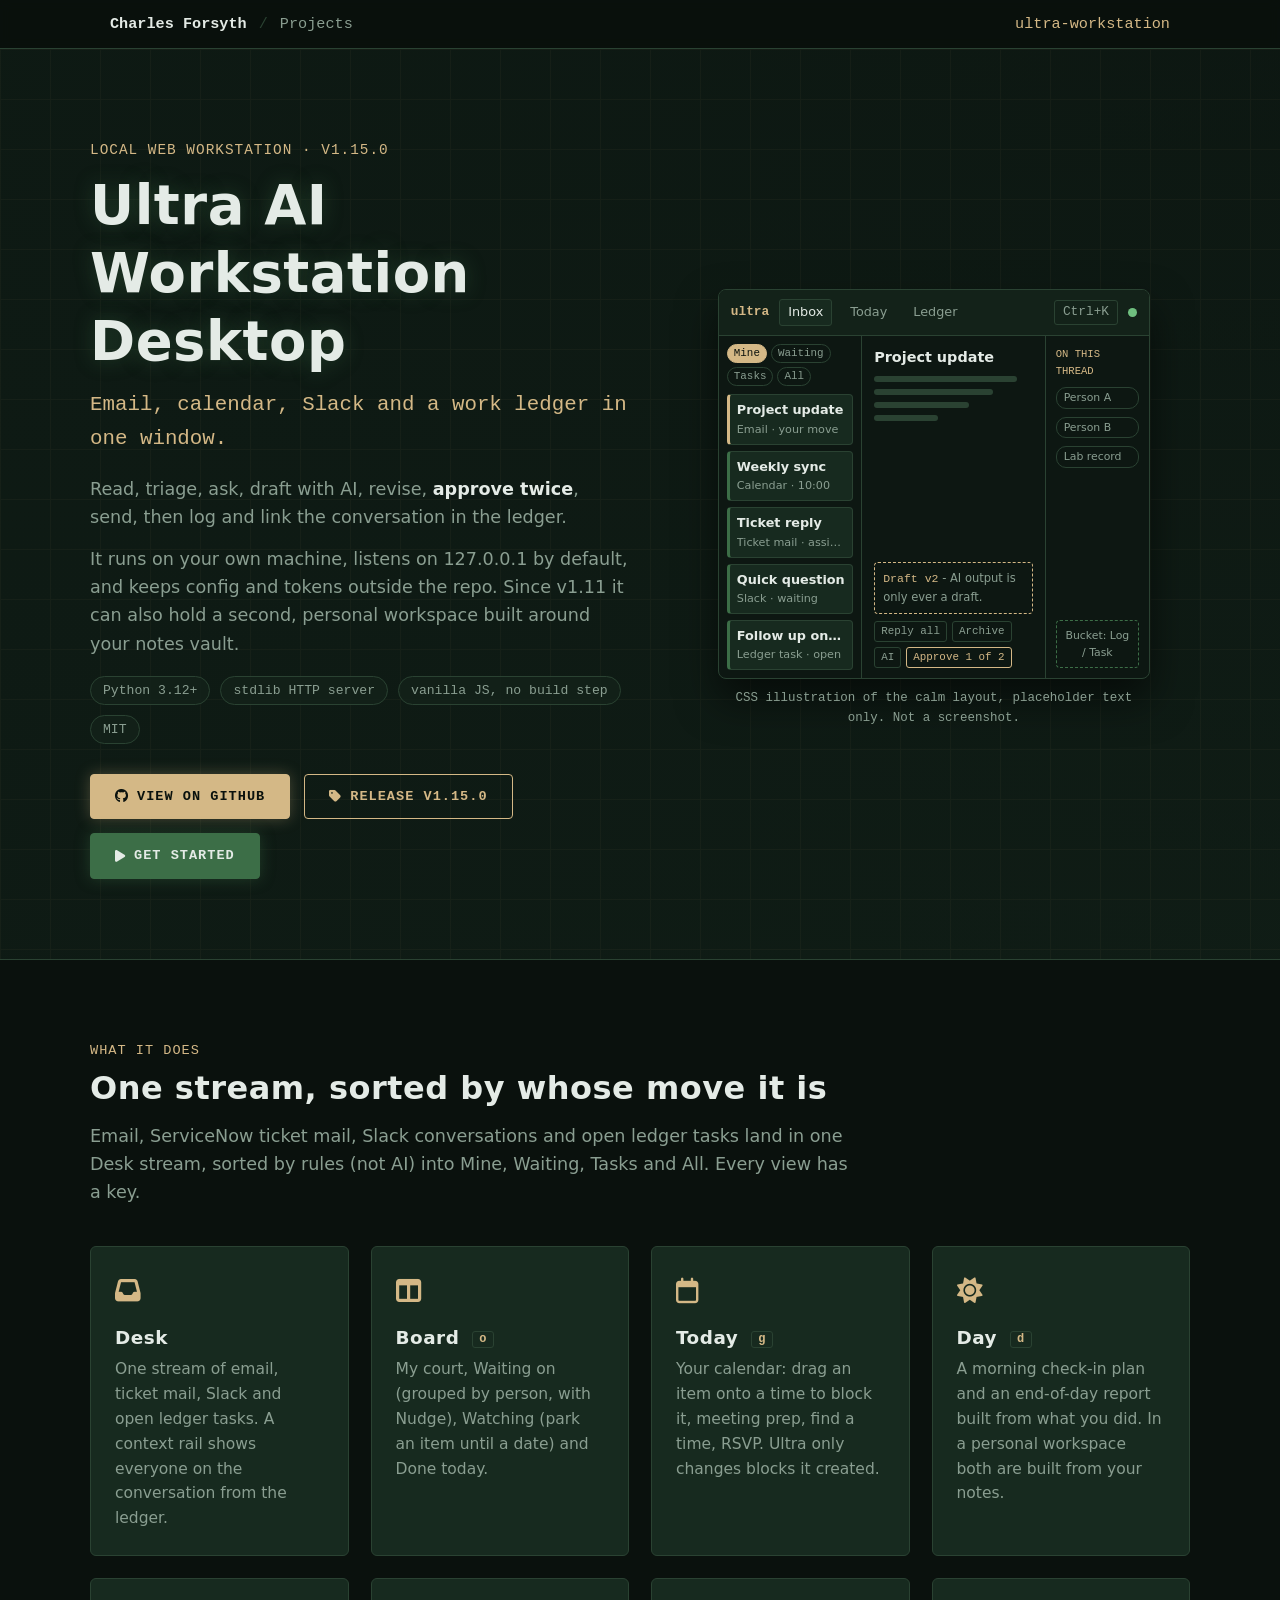
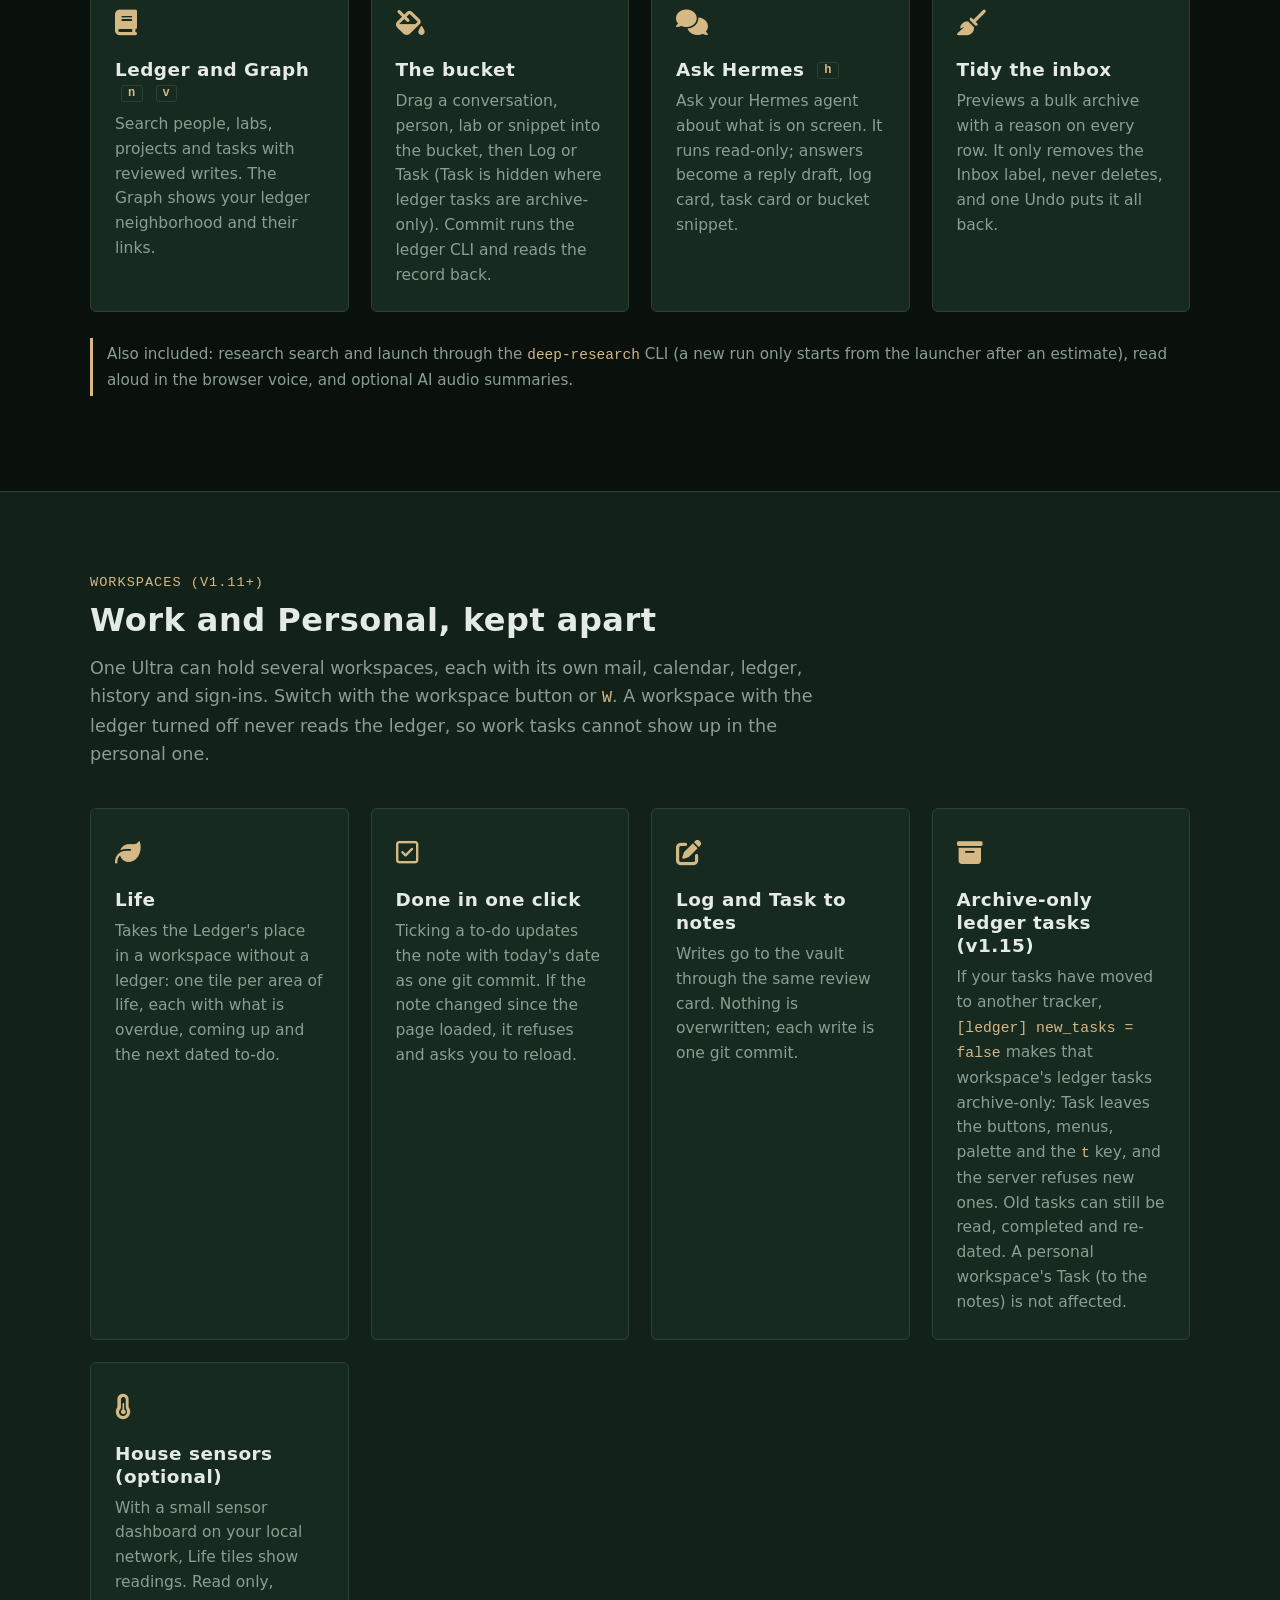
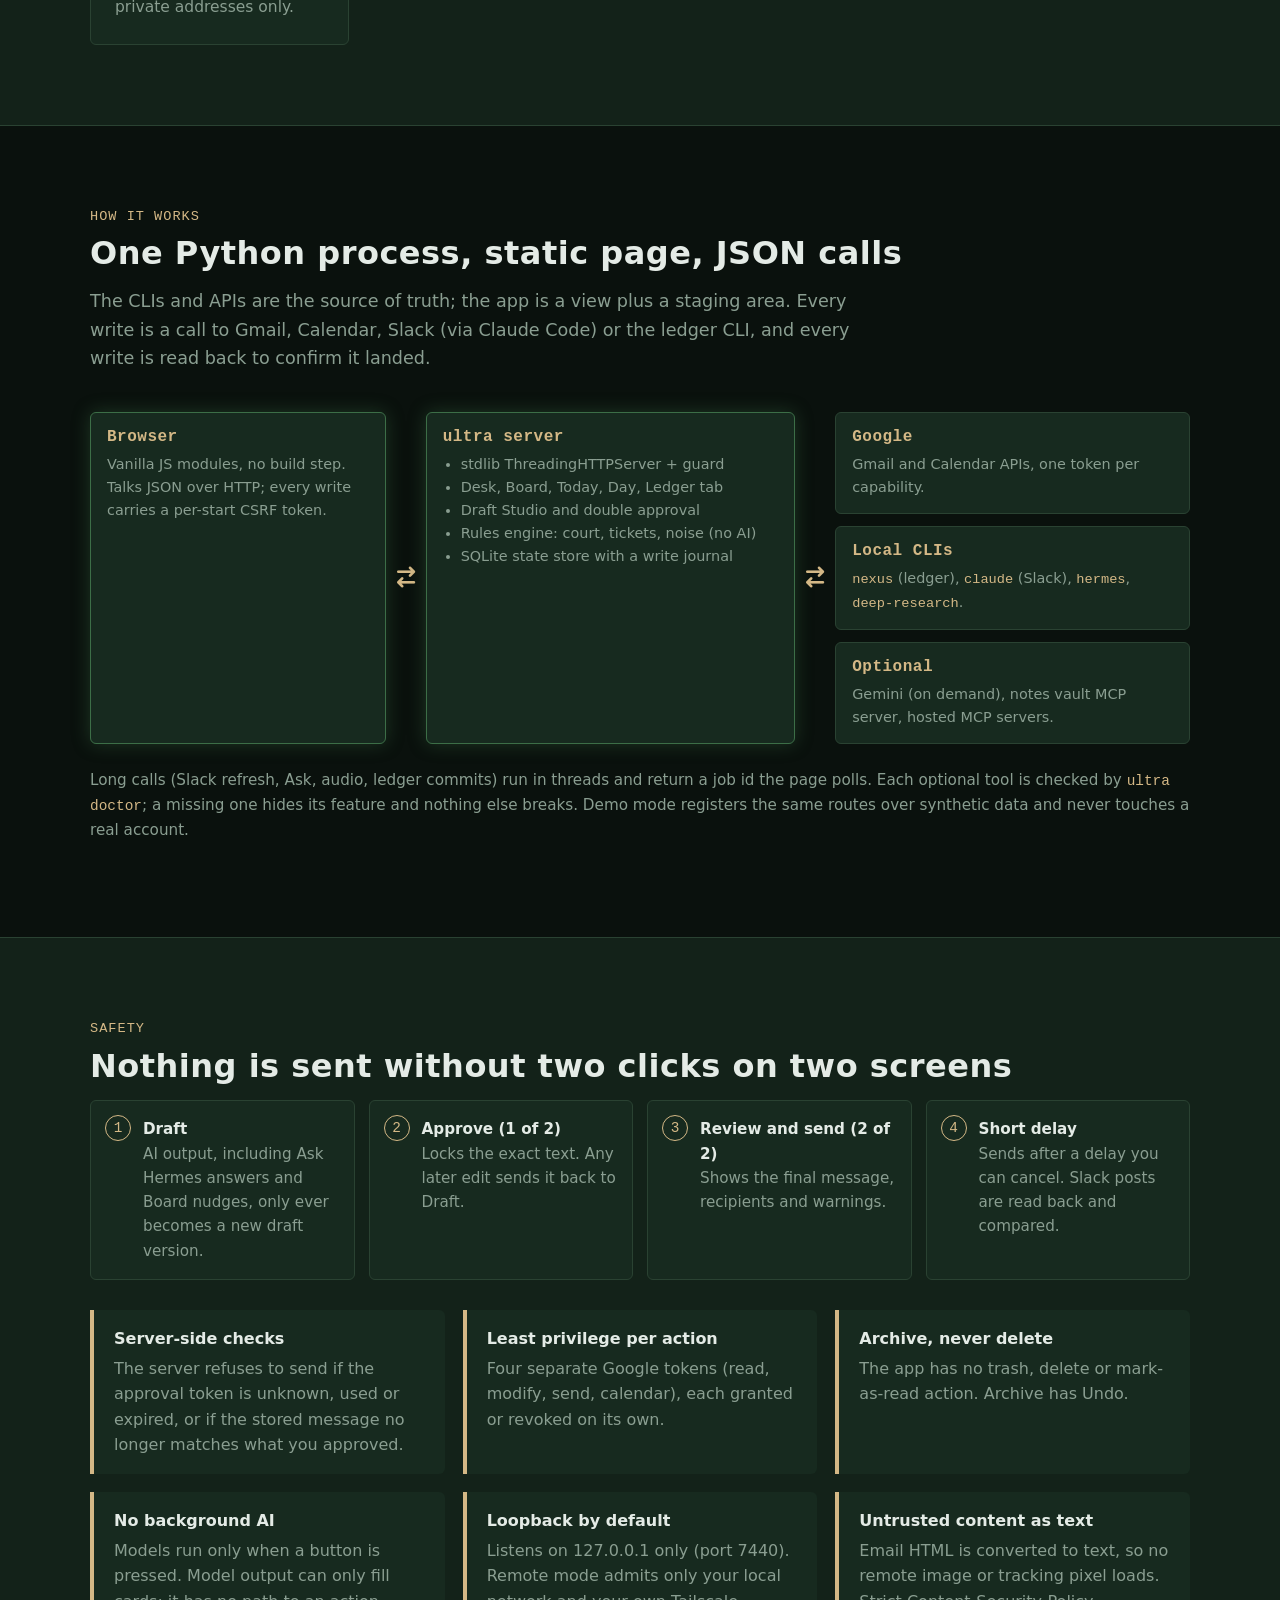
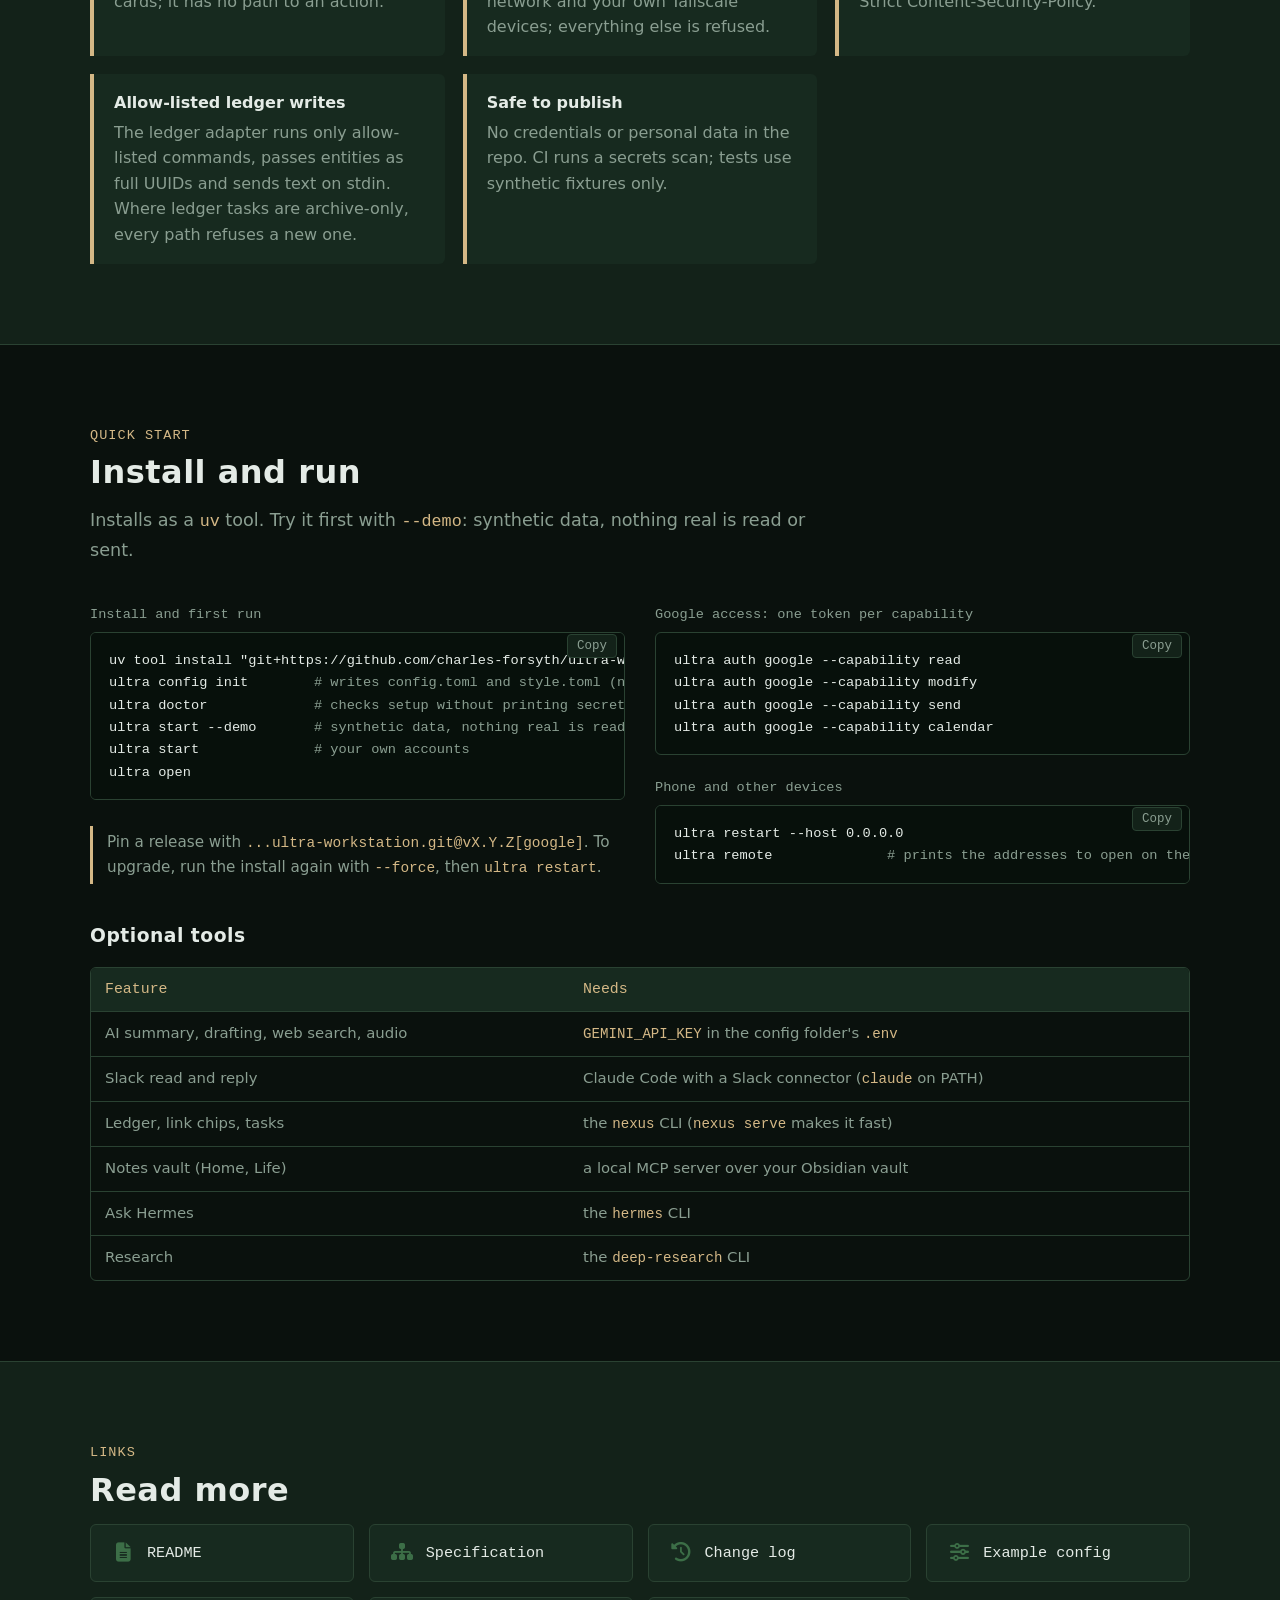
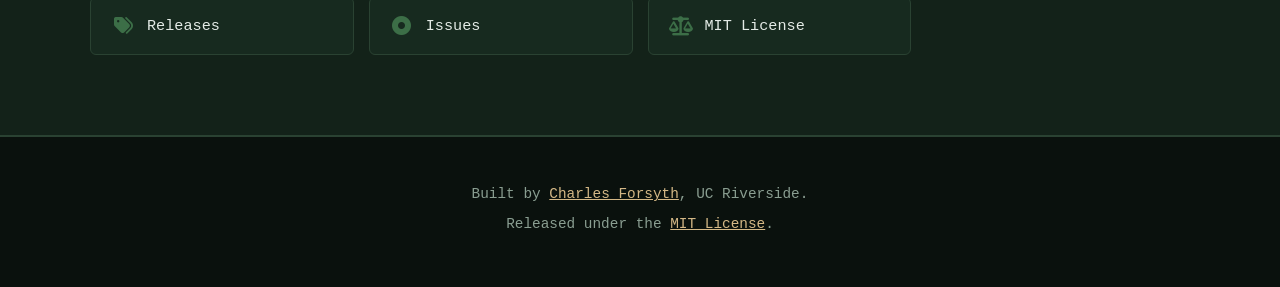
<file: docs/index.html>
<!DOCTYPE html>
<html lang="en">
  <head>
    <meta charset="utf-8">
    <meta name="viewport" content="width=device-width, initial-scale=1">
    <title>Ultra AI Workstation Desktop - local email, calendar and ledger</title>
    <meta name="description" content="Ultra is a local web workstation for email, calendar, Slack and a work ledger in one window. Read, triage, draft with AI, approve twice, send, then log the conversation in the ledger.">
    <meta name="theme-color" content="#0a110d">
    <link rel="canonical" href="https://charles-forsyth.github.io/ultra-workstation/">
    <meta property="og:type" content="website">
    <meta property="og:title" content="Ultra AI Workstation Desktop">
    <meta property="og:description" content="A local web workstation for email, calendar, Slack and a work ledger in one window, with AI drafting, double-approved sending and drag-to-log.">
    <meta property="og:url" content="https://charles-forsyth.github.io/ultra-workstation/">
    <link rel="stylesheet" href="https://cdnjs.cloudflare.com/ajax/libs/font-awesome/6.5.2/css/all.min.css" crossorigin="anonymous" referrerpolicy="no-referrer">
    <link rel="stylesheet" href="site.css">
  </head>
  <body>
    <a class="skip-link" href="#main">Skip to content</a>

    <header class="topbar">
      <div class="topbar-inner">
        <div class="topbar-left">
          <a class="brand" href="https://charles-forsyth.github.io/">Charles Forsyth</a>
          <span class="crumb">Projects</span>
        </div>
        <span class="topbar-project">ultra-workstation</span>
      </div>
    </header>

    <main id="main">
      <section class="hero" aria-labelledby="page-title">
        <div class="hero-grid">
          <div>
            <p class="kicker">Local web workstation &middot; v1.15.0</p>
            <h1 id="page-title">Ultra AI Workstation Desktop</h1>
            <p class="tagline">Email, calendar, Slack and a work ledger in one window.</p>
            <p class="pitch">Read, triage, ask, draft with AI, revise, <strong>approve twice</strong>, send, then log and link the conversation in the ledger.</p>
            <p class="pitch">It runs on your own machine, listens on 127.0.0.1 by default, and keeps config and tokens outside the repo. Since v1.11 it can also hold a second, personal workspace built around your notes vault.</p>
            <ul class="meta-row" aria-label="Project facts">
              <li>Python 3.12+</li>
              <li>stdlib HTTP server</li>
              <li>vanilla JS, no build step</li>
              <li>MIT</li>
            </ul>
            <div class="cta-buttons">
              <a class="btn btn-primary" href="https://github.com/charles-forsyth/ultra-workstation"><i class="fa-brands fa-github" aria-hidden="true"></i> View on GitHub</a>
              <a class="btn btn-secondary" href="https://github.com/charles-forsyth/ultra-workstation/releases/latest"><i class="fa-solid fa-tag" aria-hidden="true"></i> Release v1.15.0</a>
              <a class="btn btn-ghost" href="#quick-start"><i class="fa-solid fa-play" aria-hidden="true"></i> Get started</a>
            </div>
          </div>

          <figure class="mock-figure">
            <div class="mock" role="img" aria-label="Illustrative layout of the Ultra calm layout: top bar with Inbox, Today and Ledger, a stream list, an open conversation with a draft awaiting approval, and a context rail with a bucket. Placeholder content only.">
              <div class="mock-top">
                <span class="mock-logo">ultra</span>
                <span class="mock-tab on">Inbox</span>
                <span class="mock-tab">Today</span>
                <span class="mock-tab">Ledger</span>
                <span class="mock-search">Ctrl+K</span>
                <span class="mock-status"></span>
              </div>
              <div class="mock-body">
                <div class="mock-list">
                  <div class="mock-filters"><span class="on">Mine</span><span>Waiting</span><span>Tasks</span><span>All</span></div>
                  <div class="mock-row sel"><b>Project update</b><span>Email &middot; your move</span></div>
                  <div class="mock-row"><b>Weekly sync</b><span>Calendar &middot; 10:00</span></div>
                  <div class="mock-row"><b>Ticket reply</b><span>Ticket mail &middot; assigned</span></div>
                  <div class="mock-row"><b>Quick question</b><span>Slack &middot; waiting</span></div>
                  <div class="mock-row"><b>Follow up on notes</b><span>Ledger task &middot; open</span></div>
                </div>
                <div class="mock-read">
                  <span class="subj">Project update</span>
                  <div class="bar w90"></div>
                  <div class="bar w75"></div>
                  <div class="bar w60"></div>
                  <div class="bar w40"></div>
                  <div class="mock-draft"><b>Draft v2</b> - AI output is only ever a draft.</div>
                  <div class="mock-actions"><span>Reply all</span><span>Archive</span><span>AI</span><span class="go">Approve 1 of 2</span></div>
                </div>
                <div class="mock-rail">
                  <span class="lbl">On this thread</span>
                  <span class="chip">Person A</span>
                  <span class="chip">Person B</span>
                  <span class="chip">Lab record</span>
                  <div class="bucket">Bucket: Log / Task</div>
                </div>
              </div>
            </div>
            <figcaption class="mock-caption">CSS illustration of the calm layout, placeholder text only. Not a screenshot.</figcaption>
          </figure>
        </div>
      </section>

      <section class="section" id="features" aria-labelledby="features-title">
        <div class="container">
          <p class="section-label">What it does</p>
          <h2 id="features-title">One stream, sorted by whose move it is</h2>
          <p class="section-lead">Email, ServiceNow ticket mail, Slack conversations and open ledger tasks land in one Desk stream, sorted by rules (not AI) into Mine, Waiting, Tasks and All. Every view has a key.</p>
          <div class="card-grid">
            <article class="card">
              <div class="card-icon"><i class="fa-solid fa-inbox" aria-hidden="true"></i></div>
              <h3>Desk</h3>
              <p>One stream of email, ticket mail, Slack and open ledger tasks. A context rail shows everyone on the conversation from the ledger.</p>
            </article>
            <article class="card">
              <div class="card-icon"><i class="fa-solid fa-table-columns" aria-hidden="true"></i></div>
              <h3>Board <span class="key">o</span></h3>
              <p>My court, Waiting on (grouped by person, with Nudge), Watching (park an item until a date) and Done today.</p>
            </article>
            <article class="card">
              <div class="card-icon"><i class="fa-regular fa-calendar" aria-hidden="true"></i></div>
              <h3>Today <span class="key">g</span></h3>
              <p>Your calendar: drag an item onto a time to block it, meeting prep, find a time, RSVP. Ultra only changes blocks it created.</p>
            </article>
            <article class="card">
              <div class="card-icon"><i class="fa-solid fa-sun" aria-hidden="true"></i></div>
              <h3>Day <span class="key">d</span></h3>
              <p>A morning check-in plan and an end-of-day report built from what you did. In a personal workspace both are built from your notes.</p>
            </article>
            <article class="card">
              <div class="card-icon"><i class="fa-solid fa-book" aria-hidden="true"></i></div>
              <h3>Ledger and Graph <span class="key">n</span> <span class="key">v</span></h3>
              <p>Search people, labs, projects and tasks with reviewed writes. The Graph shows your ledger neighborhood and their links.</p>
            </article>
            <article class="card">
              <div class="card-icon"><i class="fa-solid fa-fill-drip" aria-hidden="true"></i></div>
              <h3>The bucket</h3>
              <p>Drag a conversation, person, lab or snippet into the bucket, then Log or Task (Task is hidden where ledger tasks are archive-only). Commit runs the ledger CLI and reads the record back.</p>
            </article>
            <article class="card">
              <div class="card-icon"><i class="fa-solid fa-comments" aria-hidden="true"></i></div>
              <h3>Ask Hermes <span class="key">h</span></h3>
              <p>Ask your Hermes agent about what is on screen. It runs read-only; answers become a reply draft, log card, task card or bucket snippet.</p>
            </article>
            <article class="card">
              <div class="card-icon"><i class="fa-solid fa-broom" aria-hidden="true"></i></div>
              <h3>Tidy the inbox</h3>
              <p>Previews a bulk archive with a reason on every row. It only removes the Inbox label, never deletes, and one Undo puts it all back.</p>
            </article>
          </div>
          <p class="note">Also included: research search and launch through the <code>deep-research</code> CLI (a new run only starts from the launcher after an estimate), read aloud in the browser voice, and optional AI audio summaries.</p>
        </div>
      </section>

      <section class="section section-light" id="workspaces" aria-labelledby="workspaces-title">
        <div class="container">
          <p class="section-label">Workspaces (v1.11+)</p>
          <h2 id="workspaces-title">Work and Personal, kept apart</h2>
          <p class="section-lead">One Ultra can hold several workspaces, each with its own mail, calendar, ledger, history and sign-ins. Switch with the workspace button or <code>W</code>. A workspace with the ledger turned off never reads the ledger, so work tasks cannot show up in the personal one.</p>
          <div class="card-grid">
            <article class="card">
              <div class="card-icon"><i class="fa-solid fa-leaf" aria-hidden="true"></i></div>
              <h3>Life</h3>
              <p>Takes the Ledger's place in a workspace without a ledger: one tile per area of life, each with what is overdue, coming up and the next dated to-do.</p>
            </article>
            <article class="card">
              <div class="card-icon"><i class="fa-regular fa-square-check" aria-hidden="true"></i></div>
              <h3>Done in one click</h3>
              <p>Ticking a to-do updates the note with today's date as one git commit. If the note changed since the page loaded, it refuses and asks you to reload.</p>
            </article>
            <article class="card">
              <div class="card-icon"><i class="fa-solid fa-pen-to-square" aria-hidden="true"></i></div>
              <h3>Log and Task to notes</h3>
              <p>Writes go to the vault through the same review card. Nothing is overwritten; each write is one git commit.</p>
            </article>
            <article class="card">
              <div class="card-icon"><i class="fa-solid fa-box-archive" aria-hidden="true"></i></div>
              <h3>Archive-only ledger tasks (v1.15)</h3>
              <p>If your tasks have moved to another tracker, <code>[ledger] new_tasks = false</code> makes that workspace's ledger tasks archive-only: Task leaves the buttons, menus, palette and the <code>t</code> key, and the server refuses new ones. Old tasks can still be read, completed and re-dated. A personal workspace's Task (to the notes) is not affected.</p>
            </article>
            <article class="card">
              <div class="card-icon"><i class="fa-solid fa-temperature-half" aria-hidden="true"></i></div>
              <h3>House sensors (optional)</h3>
              <p>With a small sensor dashboard on your local network, Life tiles show readings. Read only, private addresses only.</p>
            </article>
          </div>
        </div>
      </section>

      <section class="section" id="how-it-works" aria-labelledby="how-title">
        <div class="container">
          <p class="section-label">How it works</p>
          <h2 id="how-title">One Python process, static page, JSON calls</h2>
          <p class="section-lead">The CLIs and APIs are the source of truth; the app is a view plus a staging area. Every write is a call to Gmail, Calendar, Slack (via Claude Code) or the ledger CLI, and every write is read back to confirm it landed.</p>
          <div class="arch" role="group" aria-label="Architecture diagram">
            <div class="arch-col">
              <div class="arch-box hub">
                <h3>Browser</h3>
                <p>Vanilla JS modules, no build step. Talks JSON over HTTP; every write carries a per-start CSRF token.</p>
              </div>
            </div>
            <div class="arch-arrow"><i class="fa-solid fa-arrow-right-arrow-left" aria-hidden="true"></i></div>
            <div class="arch-col">
              <div class="arch-box hub">
                <h3>ultra server</h3>
                <ul>
                  <li>stdlib ThreadingHTTPServer + guard</li>
                  <li>Desk, Board, Today, Day, Ledger tab</li>
                  <li>Draft Studio and double approval</li>
                  <li>Rules engine: court, tickets, noise (no AI)</li>
                  <li>SQLite state store with a write journal</li>
                </ul>
              </div>
            </div>
            <div class="arch-arrow"><i class="fa-solid fa-arrow-right-arrow-left" aria-hidden="true"></i></div>
            <div class="arch-col">
              <div class="arch-box">
                <h3>Google</h3>
                <p>Gmail and Calendar APIs, one token per capability.</p>
              </div>
              <div class="arch-box">
                <h3>Local CLIs</h3>
                <p><code>nexus</code> (ledger), <code>claude</code> (Slack), <code>hermes</code>, <code>deep-research</code>.</p>
              </div>
              <div class="arch-box">
                <h3>Optional</h3>
                <p>Gemini (on demand), notes vault MCP server, hosted MCP servers.</p>
              </div>
            </div>
          </div>
          <p class="arch-caption">Long calls (Slack refresh, Ask, audio, ledger commits) run in threads and return a job id the page polls. Each optional tool is checked by <code>ultra doctor</code>; a missing one hides its feature and nothing else breaks. Demo mode registers the same routes over synthetic data and never touches a real account.</p>
        </div>
      </section>

      <section class="section section-light" id="safety" aria-labelledby="safety-title">
        <div class="container">
          <p class="section-label">Safety</p>
          <h2 id="safety-title">Nothing is sent without two clicks on two screens</h2>
          <ol class="steps">
            <li><strong>Draft</strong>AI output, including Ask Hermes answers and Board nudges, only ever becomes a new draft version.</li>
            <li><strong>Approve (1 of 2)</strong>Locks the exact text. Any later edit sends it back to Draft.</li>
            <li><strong>Review and send (2 of 2)</strong>Shows the final message, recipients and warnings.</li>
            <li><strong>Short delay</strong>Sends after a delay you can cancel. Slack posts are read back and compared.</li>
          </ol>
          <ul class="principles">
            <li><strong>Server-side checks</strong>The server refuses to send if the approval token is unknown, used or expired, or if the stored message no longer matches what you approved.</li>
            <li><strong>Least privilege per action</strong>Four separate Google tokens (read, modify, send, calendar), each granted or revoked on its own.</li>
            <li><strong>Archive, never delete</strong>The app has no trash, delete or mark-as-read action. Archive has Undo.</li>
            <li><strong>No background AI</strong>Models run only when a button is pressed. Model output can only fill cards; it has no path to an action.</li>
            <li><strong>Loopback by default</strong>Listens on 127.0.0.1 only (port 7440). Remote mode admits only your local network and your own Tailscale devices; everything else is refused.</li>
            <li><strong>Untrusted content as text</strong>Email HTML is converted to text, so no remote image or tracking pixel loads. Strict Content-Security-Policy.</li>
            <li><strong>Allow-listed ledger writes</strong>The ledger adapter runs only allow-listed commands, passes entities as full UUIDs and sends text on stdin. Where ledger tasks are archive-only, every path refuses a new one.</li>
            <li><strong>Safe to publish</strong>No credentials or personal data in the repo. CI runs a secrets scan; tests use synthetic fixtures only.</li>
          </ul>
        </div>
      </section>

      <section class="section" id="quick-start" aria-labelledby="qs-title">
        <div class="container">
          <p class="section-label">Quick start</p>
          <h2 id="qs-title">Install and run</h2>
          <p class="section-lead">Installs as a <code>uv</code> tool. Try it first with <code>--demo</code>: synthetic data, nothing real is read or sent.</p>
          <div class="qs-grid">
            <div>
              <div class="code-block">
                <p class="code-label">Install and first run</p>
                <button class="copy-btn" type="button" data-target="code-install" aria-label="Copy install commands">Copy</button>
                <pre><code id="code-install">uv tool install "git+https://github.com/charles-forsyth/ultra-workstation.git[google]"
ultra config init        <span class="c"># writes config.toml and style.toml (never overwrites)</span>
ultra doctor             <span class="c"># checks setup without printing secrets</span>
ultra start --demo       <span class="c"># synthetic data, nothing real is read or sent</span>
ultra start              <span class="c"># your own accounts</span>
ultra open</code></pre>
              </div>
              <p class="note">Pin a release with <code>...ultra-workstation.git@vX.Y.Z[google]</code>. To upgrade, run the install again with <code>--force</code>, then <code>ultra restart</code>.</p>
            </div>
            <div>
              <div class="code-block">
                <p class="code-label">Google access: one token per capability</p>
                <button class="copy-btn" type="button" data-target="code-auth" aria-label="Copy Google auth commands">Copy</button>
                <pre><code id="code-auth">ultra auth google --capability read
ultra auth google --capability modify
ultra auth google --capability send
ultra auth google --capability calendar</code></pre>
              </div>
              <div class="code-block">
                <p class="code-label">Phone and other devices</p>
                <button class="copy-btn" type="button" data-target="code-remote" aria-label="Copy remote access commands">Copy</button>
                <pre><code id="code-remote">ultra restart --host 0.0.0.0
ultra remote              <span class="c"># prints the addresses to open on the device</span></code></pre>
              </div>
            </div>
          </div>

          <h3>Optional tools</h3>
          <div class="table-wrap">
            <table>
              <thead>
                <tr><th scope="col">Feature</th><th scope="col">Needs</th></tr>
              </thead>
              <tbody>
                <tr><td>AI summary, drafting, web search, audio</td><td><code>GEMINI_API_KEY</code> in the config folder's <code>.env</code></td></tr>
                <tr><td>Slack read and reply</td><td>Claude Code with a Slack connector (<code>claude</code> on PATH)</td></tr>
                <tr><td>Ledger, link chips, tasks</td><td>the <code>nexus</code> CLI (<code>nexus serve</code> makes it fast)</td></tr>
                <tr><td>Notes vault (Home, Life)</td><td>a local MCP server over your Obsidian vault</td></tr>
                <tr><td>Ask Hermes</td><td>the <code>hermes</code> CLI</td></tr>
                <tr><td>Research</td><td>the <code>deep-research</code> CLI</td></tr>
              </tbody>
            </table>
          </div>
        </div>
      </section>

      <section class="section section-light" id="links" aria-labelledby="links-title">
        <div class="container">
          <p class="section-label">Links</p>
          <h2 id="links-title">Read more</h2>
          <div class="link-grid">
            <a href="https://github.com/charles-forsyth/ultra-workstation/blob/main/README.md"><i class="fa-solid fa-file-lines" aria-hidden="true"></i> README</a>
            <a href="https://github.com/charles-forsyth/ultra-workstation/blob/main/SPEC.md"><i class="fa-solid fa-sitemap" aria-hidden="true"></i> Specification</a>
            <a href="https://github.com/charles-forsyth/ultra-workstation/blob/main/SPEC.md#21-change-log"><i class="fa-solid fa-clock-rotate-left" aria-hidden="true"></i> Change log</a>
            <a href="https://github.com/charles-forsyth/ultra-workstation/blob/main/src/ultra/config.example.toml"><i class="fa-solid fa-sliders" aria-hidden="true"></i> Example config</a>
            <a href="https://github.com/charles-forsyth/ultra-workstation/releases"><i class="fa-solid fa-tags" aria-hidden="true"></i> Releases</a>
            <a href="https://github.com/charles-forsyth/ultra-workstation/issues"><i class="fa-solid fa-circle-dot" aria-hidden="true"></i> Issues</a>
            <a href="https://github.com/charles-forsyth/ultra-workstation/blob/main/LICENSE"><i class="fa-solid fa-scale-balanced" aria-hidden="true"></i> MIT License</a>
          </div>
        </div>
      </section>
    </main>

    <footer>
      <p>Built by <a href="https://charles-forsyth.github.io/">Charles Forsyth</a>, UC Riverside.</p>
      <p>Released under the <a href="https://github.com/charles-forsyth/ultra-workstation/blob/main/LICENSE">MIT License</a>.</p>
    </footer>

    <script src="site.js" defer></script>
  </body>
</html>
</file>
<file: docs/site.css>
/* Showcase page theme: matches charles-forsyth.github.io (Forest Ranger Tech palette) */
:root {
  --bg-deep: #0a110d;
  --bg-surface: #132219;
  --bg-surface-alt: #172a1f;
  --primary: #3c6e47;
  --primary-glow: rgba(60, 110, 71, 0.4);
  --accent: #d4b886;
  --accent-glow: rgba(212, 184, 134, 0.3);
  --text-main: #e4ebe6;
  --text-muted: #8a9e91;
  --border-color: #2a4232;
  --font-main: 'Segoe UI', system-ui, -apple-system, sans-serif;
  --font-tech: 'Courier New', Courier, monospace;
}

*,
*::before,
*::after {
  box-sizing: border-box;
}

html {
  scroll-behavior: smooth;
}

body {
  font-family: var(--font-main);
  background-color: var(--bg-deep);
  color: var(--text-main);
  margin: 0;
  line-height: 1.6;
  -webkit-font-smoothing: antialiased;
  overflow-x: hidden;
}

h1,
h2,
h3,
h4 {
  color: var(--text-main);
  letter-spacing: 0.5px;
  line-height: 1.25;
}

a {
  color: var(--accent);
}

a:hover {
  color: var(--text-main);
}

:focus-visible {
  outline: 2px solid var(--accent);
  outline-offset: 3px;
  border-radius: 3px;
}

code {
  font-family: var(--font-tech);
  color: var(--accent);
  font-size: 0.95em;
  overflow-wrap: anywhere;
}

.skip-link {
  position: absolute;
  left: -9999px;
  top: 0;
  background: var(--accent);
  color: var(--bg-deep);
  padding: 8px 14px;
  z-index: 100;
}

.skip-link:focus {
  left: 10px;
  top: 10px;
}

/* Top bar */
.topbar {
  position: sticky;
  top: 0;
  z-index: 50;
  background: rgba(10, 17, 13, 0.92);
  border-bottom: 1px solid var(--border-color);
  backdrop-filter: blur(6px);
}

.topbar-inner {
  max-width: 1100px;
  margin: 0 auto;
  padding: 12px 20px;
  display: flex;
  align-items: center;
  justify-content: space-between;
  gap: 16px;
  font-family: var(--font-tech);
  font-size: 0.95rem;
}

.topbar-left {
  display: flex;
  align-items: center;
  gap: 12px;
  min-width: 0;
}

.brand {
  color: var(--text-main);
  text-decoration: none;
  font-weight: bold;
  white-space: nowrap;
}

.brand:hover {
  color: var(--accent);
}

.crumb {
  color: var(--text-muted);
  white-space: nowrap;
}

.crumb::before {
  content: '/';
  margin-right: 12px;
  color: var(--border-color);
}

.topbar-project {
  color: var(--accent);
  white-space: nowrap;
  overflow: hidden;
  text-overflow: ellipsis;
}

/* Hero */
.hero {
  background:
    linear-gradient(
      90deg,
      rgba(14, 26, 20, 0.95) 0%,
      rgba(14, 26, 20, 0.85) 50%,
      rgba(14, 26, 20, 0.7) 100%
    ),
    url('https://charles-forsyth.github.io/assets/hero-ai-network.jpg') center /
      cover no-repeat,
    linear-gradient(180deg, var(--bg-deep), var(--bg-surface));
  border-bottom: 1px solid var(--border-color);
  padding: 90px 20px 80px;
  position: relative;
  overflow: hidden;
}

.hero::before {
  content: '';
  position: absolute;
  inset: 0;
  background:
    linear-gradient(90deg, var(--accent) 1px, transparent 1px) 0 0 / 50px 50px,
    linear-gradient(var(--accent) 1px, transparent 1px) 0 0 / 50px 50px;
  opacity: 0.04;
  pointer-events: none;
}

.hero-grid {
  position: relative;
  max-width: 1100px;
  margin: 0 auto;
  display: grid;
  grid-template-columns: minmax(0, 1.05fr) minmax(0, 1fr);
  gap: 50px;
  align-items: center;
}

.kicker {
  font-family: var(--font-tech);
  color: var(--accent);
  letter-spacing: 1px;
  text-transform: uppercase;
  font-size: 0.9rem;
  margin: 0 0 10px;
}

.hero h1 {
  font-size: 3.4rem;
  margin: 0 0 12px;
  text-shadow: 0 0 20px var(--primary-glow);
}

.tagline {
  font-family: var(--font-tech);
  color: var(--accent);
  font-size: 1.3rem;
  margin: 0 0 20px;
}

.pitch {
  color: var(--text-muted);
  font-size: 1.1rem;
  margin: 0 0 14px;
}

.pitch strong {
  color: var(--text-main);
}

.meta-row {
  display: flex;
  flex-wrap: wrap;
  gap: 10px;
  margin: 18px 0 0;
  padding: 0;
  list-style: none;
}

.meta-row li {
  font-family: var(--font-tech);
  font-size: 0.82rem;
  color: var(--text-muted);
  border: 1px solid var(--border-color);
  background: rgba(19, 34, 25, 0.8);
  padding: 3px 12px;
  border-radius: 20px;
}

.cta-buttons {
  display: flex;
  flex-wrap: wrap;
  gap: 14px;
  margin-top: 30px;
}

.btn {
  display: inline-flex;
  align-items: center;
  gap: 8px;
  padding: 11px 24px;
  border-radius: 4px;
  text-decoration: none;
  font-weight: bold;
  letter-spacing: 1px;
  text-transform: uppercase;
  font-size: 0.85rem;
  transition: all 0.3s ease;
  font-family: var(--font-tech);
}

.btn-primary {
  background-color: var(--accent);
  color: var(--bg-deep);
  border: 1px solid var(--accent);
  box-shadow: 0 0 15px var(--accent-glow);
}

.btn-primary:hover {
  background-color: transparent;
  color: var(--accent);
  box-shadow: 0 0 25px var(--accent-glow);
}

.btn-secondary {
  background-color: transparent;
  border: 1px solid var(--accent);
  color: var(--accent);
}

.btn-secondary:hover {
  background-color: var(--accent);
  color: var(--bg-deep);
  box-shadow: 0 0 20px var(--accent-glow);
}

.btn-ghost {
  background-color: var(--primary);
  border: 1px solid var(--primary);
  color: var(--text-main);
  box-shadow: 0 0 15px var(--primary-glow);
}

.btn-ghost:hover {
  background-color: transparent;
  color: var(--text-main);
}

/* Terminal block */
.terminal {
  background: #07100b;
  border: 1px solid var(--border-color);
  border-radius: 6px;
  box-shadow: 0 20px 40px rgba(0, 0, 0, 0.5);
  overflow: hidden;
  min-width: 0;
}

.terminal-bar {
  display: flex;
  align-items: center;
  gap: 7px;
  padding: 9px 14px;
  background: var(--bg-surface);
  border-bottom: 1px solid var(--border-color);
  font-family: var(--font-tech);
  font-size: 0.8rem;
  color: var(--text-muted);
}

.dot {
  width: 10px;
  height: 10px;
  border-radius: 50%;
  background: var(--border-color);
}

.dot-a {
  background: var(--accent);
}

.dot-b {
  background: var(--primary);
}

.terminal-title {
  margin-left: 8px;
}

.terminal pre {
  margin: 0;
  border: 0;
  border-radius: 0;
  background: transparent;
}

/* Sections */
.section {
  padding: 80px 20px;
}

.section-light {
  background-color: var(--bg-surface);
  border-top: 1px solid var(--border-color);
  border-bottom: 1px solid var(--border-color);
}

.container {
  max-width: 1100px;
  margin: 0 auto;
}

.section-label {
  font-family: var(--font-tech);
  color: var(--accent);
  text-transform: uppercase;
  letter-spacing: 1px;
  font-size: 0.85rem;
  margin: 0 0 6px;
}

.section h2 {
  font-size: 2rem;
  margin: 0 0 14px;
}

.section-lead {
  color: var(--text-muted);
  font-size: 1.1rem;
  max-width: 760px;
  margin: 0 0 40px;
}

/* Feature cards */
.card-grid {
  display: grid;
  grid-template-columns: repeat(auto-fit, minmax(240px, 1fr));
  gap: 22px;
}

.card {
  background: var(--bg-surface-alt);
  border: 1px solid var(--border-color);
  border-radius: 6px;
  padding: 24px;
  transition:
    transform 0.3s ease,
    border-color 0.3s ease,
    box-shadow 0.3s ease;
  min-width: 0;
}

.card:hover {
  transform: translateY(-4px);
  border-color: var(--accent);
  box-shadow: 0 10px 30px rgba(0, 0, 0, 0.5), 0 0 18px var(--accent-glow);
}

.card-icon {
  font-size: 1.6rem;
  color: var(--accent);
  margin-bottom: 14px;
}

.card h3 {
  font-size: 1.15rem;
  margin: 0 0 8px;
}

.card p {
  color: var(--text-muted);
  margin: 0;
  font-size: 0.97rem;
}

.key {
  display: inline-block;
  font-family: var(--font-tech);
  font-size: 0.75rem;
  color: var(--accent);
  border: 1px solid var(--border-color);
  border-radius: 3px;
  padding: 0 6px;
  margin-left: 6px;
  vertical-align: middle;
}

.note {
  color: var(--text-muted);
  font-size: 0.95rem;
  margin-top: 26px;
  border-left: 3px solid var(--accent);
  padding: 4px 0 4px 14px;
}

/* Architecture diagram */
.arch {
  display: grid;
  grid-template-columns: minmax(0, 1fr) 40px minmax(0, 1.25fr) 40px minmax(0, 1.2fr);
  align-items: stretch;
  gap: 0;
}

.arch-col {
  display: flex;
  flex-direction: column;
  gap: 12px;
  min-width: 0;
}

.arch-box {
  background: var(--bg-surface-alt);
  border: 1px solid var(--border-color);
  border-radius: 6px;
  padding: 14px 16px;
  min-width: 0;
}

.arch-box.hub {
  border-color: var(--primary);
  box-shadow: 0 0 18px var(--primary-glow);
  flex-grow: 1;
}

.arch-box h3 {
  margin: 0 0 6px;
  font-size: 1rem;
  font-family: var(--font-tech);
  color: var(--accent);
}

.arch-box p,
.arch-box li {
  margin: 0;
  color: var(--text-muted);
  font-size: 0.9rem;
}

.arch-box ul {
  margin: 0;
  padding-left: 18px;
}

.arch-arrow {
  display: flex;
  align-items: center;
  justify-content: center;
  color: var(--accent);
  font-size: 1.3rem;
}

.arch-caption {
  color: var(--text-muted);
  font-size: 0.95rem;
  margin-top: 24px;
}

/* Principles */
.principles {
  list-style: none;
  margin: 0;
  padding: 0;
  display: grid;
  grid-template-columns: repeat(auto-fit, minmax(300px, 1fr));
  gap: 18px;
}

.principles li {
  background: var(--bg-surface-alt);
  border-left: 4px solid var(--accent);
  border-radius: 0 6px 6px 0;
  padding: 16px 20px;
  color: var(--text-muted);
  min-width: 0;
}

.principles strong {
  display: block;
  color: var(--text-main);
  margin-bottom: 4px;
}

/* Steps (approval flow) */
.steps {
  display: grid;
  grid-template-columns: repeat(auto-fit, minmax(180px, 1fr));
  gap: 14px;
  list-style: none;
  padding: 0;
  margin: 0 0 30px;
  counter-reset: step;
}

.steps li {
  counter-increment: step;
  background: var(--bg-surface-alt);
  border: 1px solid var(--border-color);
  border-radius: 6px;
  padding: 16px 16px 16px 52px;
  position: relative;
  color: var(--text-muted);
  font-size: 0.95rem;
  min-width: 0;
}

.steps li::before {
  content: counter(step);
  position: absolute;
  left: 14px;
  top: 14px;
  width: 26px;
  height: 26px;
  border-radius: 50%;
  border: 1px solid var(--accent);
  color: var(--accent);
  font-family: var(--font-tech);
  font-size: 0.9rem;
  display: flex;
  align-items: center;
  justify-content: center;
}

.steps strong {
  color: var(--text-main);
  display: block;
}

/* Code blocks */
.code-block {
  position: relative;
  margin: 0 0 22px;
  min-width: 0;
}

.code-label {
  font-family: var(--font-tech);
  color: var(--text-muted);
  font-size: 0.85rem;
  margin: 0 0 6px;
}

pre {
  background: #07100b;
  border: 1px solid var(--border-color);
  border-radius: 6px;
  padding: 16px 18px;
  margin: 0;
  overflow-x: auto;
  max-width: 100%;
  font-size: 0.9rem;
  line-height: 1.55;
}

pre code {
  color: var(--text-main);
  overflow-wrap: normal;
  white-space: pre;
}

.c {
  color: var(--text-muted);
}

.p {
  color: var(--accent);
  user-select: none;
}

.copy-btn {
  position: absolute;
  top: 30px;
  right: 8px;
  background: var(--bg-surface);
  border: 1px solid var(--border-color);
  color: var(--text-muted);
  border-radius: 4px;
  padding: 4px 9px;
  font-family: var(--font-tech);
  font-size: 0.78rem;
  cursor: pointer;
  transition: color 0.2s, border-color 0.2s;
}

.copy-btn:hover,
.copy-btn:focus-visible {
  color: var(--accent);
  border-color: var(--accent);
}

.qs-grid {
  display: grid;
  grid-template-columns: minmax(0, 1fr) minmax(0, 1fr);
  gap: 30px;
}

/* Tables */
.table-wrap {
  overflow-x: auto;
  border: 1px solid var(--border-color);
  border-radius: 6px;
}

table {
  width: 100%;
  border-collapse: collapse;
  font-size: 0.93rem;
}

th,
td {
  text-align: left;
  padding: 10px 14px;
  border-bottom: 1px solid var(--border-color);
  vertical-align: top;
}

th {
  font-family: var(--font-tech);
  color: var(--accent);
  background: var(--bg-surface-alt);
  font-weight: normal;
}

td {
  color: var(--text-muted);
}

tr:last-child td {
  border-bottom: 0;
}

/* Links grid */
.link-grid {
  display: grid;
  grid-template-columns: repeat(auto-fit, minmax(220px, 1fr));
  gap: 15px;
}

.link-grid a {
  display: flex;
  align-items: center;
  gap: 12px;
  padding: 16px 20px;
  background: var(--bg-surface-alt);
  border: 1px solid var(--border-color);
  border-radius: 6px;
  color: var(--text-main);
  text-decoration: none;
  font-family: var(--font-tech);
  font-size: 0.95rem;
  transition: all 0.3s ease;
}

.link-grid a i {
  color: var(--primary);
  font-size: 1.2rem;
  width: 24px;
  text-align: center;
  transition: color 0.3s ease;
}

.link-grid a:hover,
.link-grid a:focus-visible {
  border-color: var(--accent);
  color: var(--accent);
  transform: translateY(-3px);
}

.link-grid a:hover i {
  color: var(--accent);
}

/* Footer */
footer {
  border-top: 1px solid var(--border-color);
  padding: 40px 20px;
  text-align: center;
  font-family: var(--font-tech);
  color: var(--text-muted);
  font-size: 0.9rem;
}

footer p {
  margin: 6px 0;
}

/* Workstation mock (CSS only, placeholder content) */
.mock {
  background: #0d1712;
  border: 1px solid var(--border-color);
  border-radius: 8px;
  box-shadow: 0 20px 40px rgba(0, 0, 0, 0.55);
  overflow: hidden;
  font-size: 0.8rem;
  min-width: 0;
}

.mock-top {
  display: flex;
  align-items: center;
  gap: 10px;
  padding: 9px 12px;
  background: var(--bg-surface);
  border-bottom: 1px solid var(--border-color);
}

.mock-logo {
  font-family: var(--font-tech);
  color: var(--accent);
  font-weight: bold;
}

.mock-tab {
  color: var(--text-muted);
  padding: 2px 8px;
  border-radius: 3px;
}

.mock-tab.on {
  color: var(--text-main);
  background: var(--bg-surface-alt);
  border: 1px solid var(--border-color);
}

.mock-search {
  margin-left: auto;
  color: var(--text-muted);
  border: 1px solid var(--border-color);
  border-radius: 3px;
  padding: 1px 8px;
  font-family: var(--font-tech);
  white-space: nowrap;
}

.mock-status {
  width: 9px;
  height: 9px;
  border-radius: 50%;
  background: #6fbf7f;
  flex-shrink: 0;
}

.mock-body {
  display: grid;
  grid-template-columns: 1.1fr 1.4fr 0.8fr;
  min-height: 250px;
}

.mock-list {
  border-right: 1px solid var(--border-color);
  padding: 8px;
  display: flex;
  flex-direction: column;
  gap: 6px;
  min-width: 0;
}

.mock-filters {
  display: flex;
  gap: 4px;
  flex-wrap: wrap;
  margin-bottom: 2px;
}

.mock-filters span {
  font-family: var(--font-tech);
  font-size: 0.68rem;
  color: var(--text-muted);
  border: 1px solid var(--border-color);
  border-radius: 10px;
  padding: 0 6px;
}

.mock-filters span.on {
  color: var(--bg-deep);
  background: var(--accent);
  border-color: var(--accent);
}

.mock-row {
  background: var(--bg-surface-alt);
  border: 1px solid var(--border-color);
  border-left: 3px solid var(--primary);
  border-radius: 4px;
  padding: 5px 7px;
  min-width: 0;
}

.mock-row.sel {
  border-left-color: var(--accent);
}

.mock-row b {
  display: block;
  color: var(--text-main);
  font-weight: 600;
  white-space: nowrap;
  overflow: hidden;
  text-overflow: ellipsis;
}

.mock-row span {
  display: block;
  color: var(--text-muted);
  font-size: 0.7rem;
  white-space: nowrap;
  overflow: hidden;
  text-overflow: ellipsis;
}

.mock-read {
  padding: 10px 12px;
  min-width: 0;
  display: flex;
  flex-direction: column;
  gap: 7px;
}

.mock-read .subj {
  color: var(--text-main);
  font-weight: 600;
  font-size: 0.9rem;
}

.bar {
  height: 6px;
  border-radius: 3px;
  background: var(--border-color);
}

.w90 {
  width: 90%;
}

.w75 {
  width: 75%;
}

.w60 {
  width: 60%;
}

.w40 {
  width: 40%;
}

.mock-draft {
  margin-top: auto;
  border: 1px dashed var(--accent);
  border-radius: 4px;
  padding: 6px 8px;
  color: var(--text-muted);
  font-size: 0.72rem;
}

.mock-draft b {
  color: var(--accent);
  font-family: var(--font-tech);
  font-weight: normal;
}

.mock-actions {
  display: flex;
  gap: 5px;
  flex-wrap: wrap;
}

.mock-actions span {
  font-family: var(--font-tech);
  font-size: 0.68rem;
  border: 1px solid var(--border-color);
  border-radius: 3px;
  padding: 1px 6px;
  color: var(--text-muted);
}

.mock-actions span.go {
  border-color: var(--accent);
  color: var(--accent);
}

.mock-rail {
  border-left: 1px solid var(--border-color);
  padding: 10px;
  display: flex;
  flex-direction: column;
  gap: 8px;
  min-width: 0;
}

.mock-rail .lbl {
  font-family: var(--font-tech);
  font-size: 0.66rem;
  color: var(--accent);
  text-transform: uppercase;
}

.chip {
  display: block;
  border: 1px solid var(--border-color);
  border-radius: 10px;
  padding: 1px 7px;
  font-size: 0.68rem;
  color: var(--text-muted);
  white-space: nowrap;
  overflow: hidden;
  text-overflow: ellipsis;
}

.bucket {
  margin-top: auto;
  border: 1px dashed var(--primary);
  border-radius: 4px;
  padding: 6px;
  text-align: center;
  color: var(--text-muted);
  font-size: 0.68rem;
}

.mock-caption {
  font-family: var(--font-tech);
  color: var(--text-muted);
  font-size: 0.78rem;
  text-align: center;
  margin: 10px 0 0;
}

/* Responsive */
@media (max-width: 900px) {
  .hero-grid,
  .qs-grid {
    grid-template-columns: minmax(0, 1fr);
  }
  .arch {
    grid-template-columns: minmax(0, 1fr);
  }
  .arch-arrow {
    padding: 6px 0;
  }
  .arch-arrow i {
    transform: rotate(90deg);
  }
}

@media (max-width: 600px) {
  .hero {
    padding: 56px 16px 56px;
  }
  .hero h1 {
    font-size: 2.3rem;
  }
  .tagline {
    font-size: 1.05rem;
  }
  .section {
    padding: 56px 16px;
  }
  .section h2 {
    font-size: 1.6rem;
  }
  .crumb {
    display: none;
  }
  .cta-buttons .btn {
    width: 100%;
    justify-content: center;
  }
  .mock-body {
    grid-template-columns: minmax(0, 1fr) minmax(0, 1.2fr);
  }
  .mock-rail,
  .mock-search {
    display: none;
  }
  .card-grid,
  .principles,
  .link-grid {
    grid-template-columns: minmax(0, 1fr);
  }
}

@media (prefers-reduced-motion: reduce) {
  html {
    scroll-behavior: auto;
  }
  *,
  *::before,
  *::after {
    transition: none !important;
    animation: none !important;
  }
  .card:hover,
  .link-grid a:hover {
    transform: none;
  }
}
</file>
